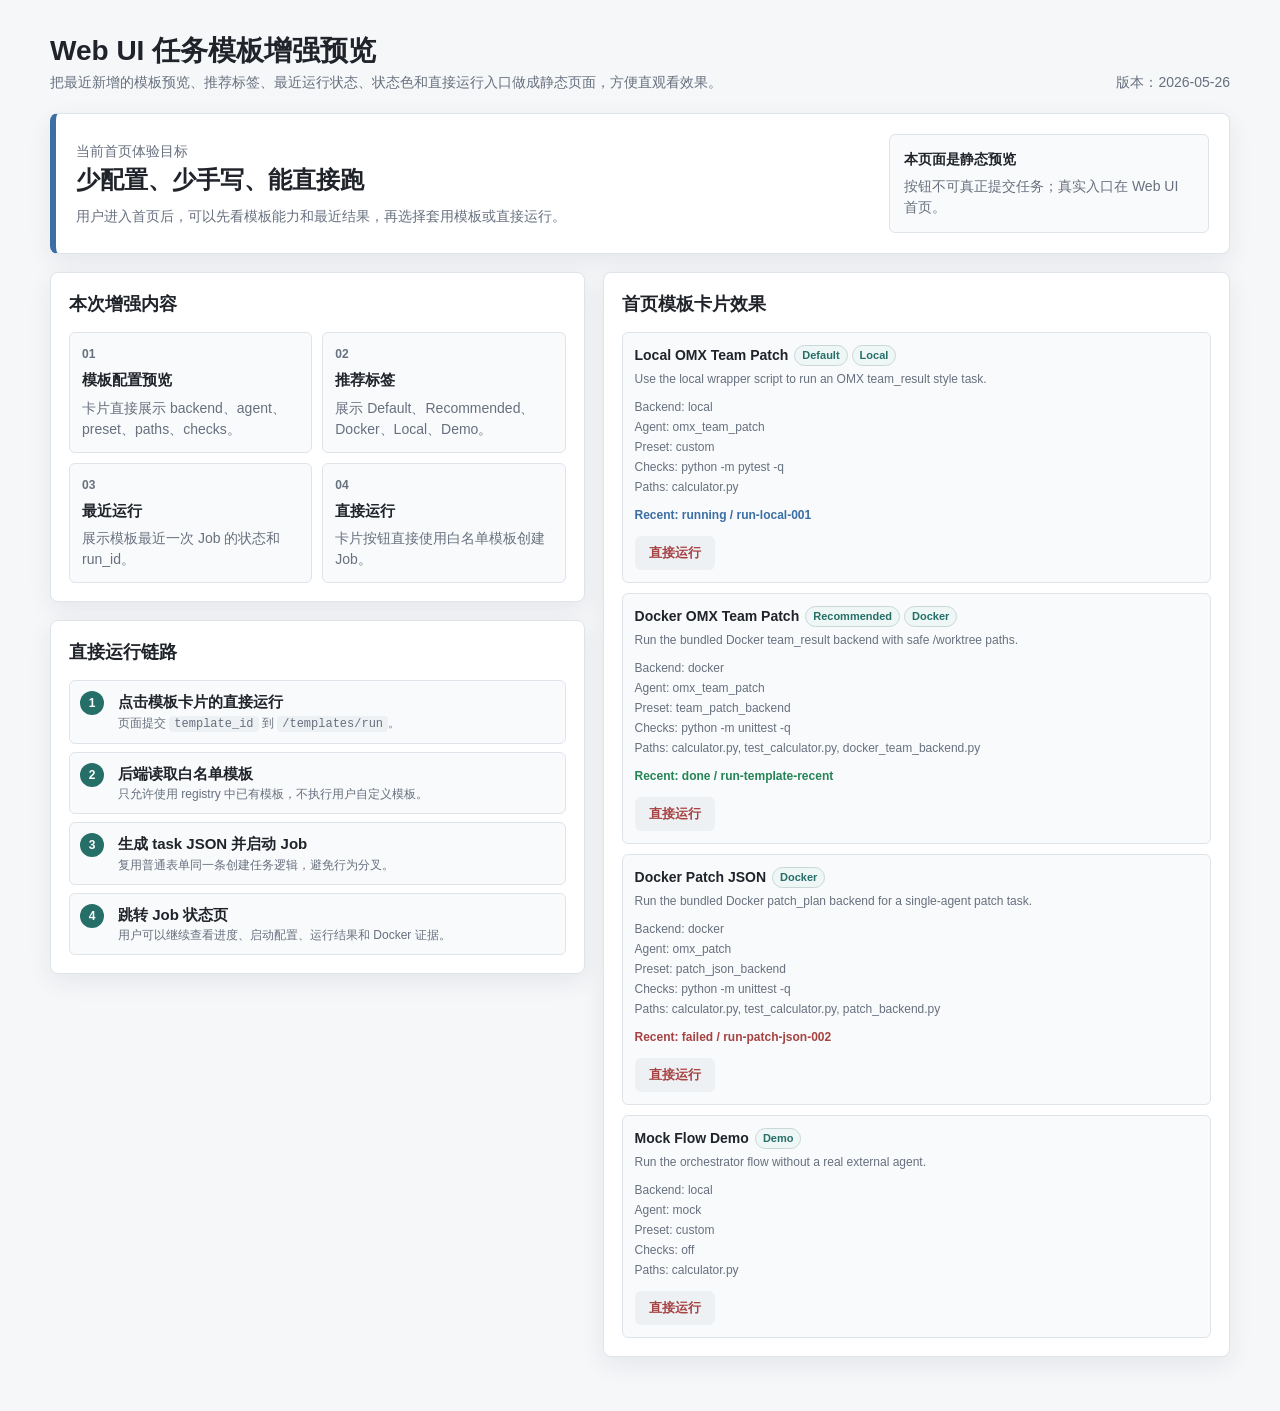
<file: 项目工程文档/WebUI任务模板增强预览.html>
<!doctype html>
<html lang="zh-CN">
<head>
  <meta charset="utf-8">
  <meta name="viewport" content="width=device-width, initial-scale=1">
  <title>Web UI 任务模板增强预览</title>
  <style>
    :root {
      color-scheme: light;
      --bg: #f6f7f9;
      --panel: #ffffff;
      --text: #20242a;
      --muted: #67707f;
      --line: #dfe4ea;
      --accent: #256f68;
      --accent-dark: #1d5a54;
      --danger: #a64242;
      --success: #238456;
      --info: #3a6ea5;
      --shadow: 0 8px 24px rgba(28, 38, 50, 0.08);
    }

    * {
      box-sizing: border-box;
    }

    body {
      margin: 0;
      background: var(--bg);
      color: var(--text);
      font-family: "Segoe UI", "Microsoft YaHei", Arial, sans-serif;
      font-size: 14px;
      line-height: 1.5;
    }

    .shell {
      width: min(1180px, calc(100vw - 40px));
      margin: 0 auto;
      padding: 30px 0 54px;
    }

    .topbar {
      display: flex;
      justify-content: space-between;
      gap: 18px;
      align-items: end;
      margin-bottom: 20px;
    }

    h1,
    h2,
    h3,
    p {
      margin: 0;
    }

    h1 {
      font-size: 28px;
    }

    h2 {
      margin-bottom: 14px;
      font-size: 18px;
    }

    h3 {
      font-size: 15px;
    }

    .muted,
    .topbar p {
      color: var(--muted);
    }

    .hero {
      display: grid;
      grid-template-columns: minmax(0, 1fr) 320px;
      gap: 18px;
      align-items: center;
      margin-bottom: 18px;
      border: 1px solid var(--line);
      border-left: 6px solid var(--info);
      border-radius: 8px;
      background: #fff;
      box-shadow: var(--shadow);
      padding: 20px;
    }

    .hero h2 {
      margin-bottom: 8px;
      font-size: 24px;
    }

    .note {
      display: grid;
      gap: 6px;
      border: 1px solid var(--line);
      border-radius: 6px;
      background: #f9fafb;
      padding: 14px;
    }

    .grid {
      display: grid;
      grid-template-columns: minmax(0, 0.92fr) minmax(420px, 1.08fr);
      gap: 18px;
      align-items: start;
    }

    .panel {
      border: 1px solid var(--line);
      border-radius: 8px;
      background: var(--panel);
      box-shadow: var(--shadow);
      padding: 18px;
    }

    .stack {
      display: grid;
      gap: 18px;
    }

    .summary-grid {
      display: grid;
      grid-template-columns: repeat(2, minmax(0, 1fr));
      gap: 10px;
    }

    .metric {
      display: grid;
      gap: 6px;
      border: 1px solid var(--line);
      border-radius: 6px;
      background: #f9fafb;
      padding: 12px;
    }

    .metric span {
      color: var(--muted);
      font-size: 12px;
      font-weight: 700;
    }

    .metric strong {
      font-size: 15px;
    }

    .preset-list {
      display: grid;
      gap: 10px;
    }

    .preset-item {
      display: grid;
      gap: 4px;
      border: 1px solid var(--line);
      border-radius: 6px;
      background: #f9fafb;
      padding: 12px;
    }

    .preset-item > span,
    .template-meta span {
      color: var(--muted);
      font-size: 12px;
    }

    .template-title {
      display: flex;
      flex-wrap: wrap;
      gap: 6px;
      align-items: center;
    }

    .badge-row {
      display: inline-flex;
      flex-wrap: wrap;
      gap: 4px;
    }

    .badge {
      border: 1px solid #c9d8d6;
      border-radius: 999px;
      padding: 1px 7px;
      background: #eef7f5;
      color: var(--accent);
      font-size: 11px;
      font-weight: 700;
    }

    .template-meta {
      display: grid;
      gap: 2px;
      margin-top: 6px;
    }

    .template-recent {
      width: fit-content;
      margin-top: 6px;
      font-size: 12px;
      font-weight: 700;
      text-decoration: none;
    }

    .template-recent.done {
      color: var(--success);
    }

    .template-recent.failed {
      color: var(--danger);
    }

    .template-recent.running {
      color: var(--info);
    }

    .template-run-form {
      margin-top: 8px;
    }

    button {
      min-height: 34px;
      border: 0;
      border-radius: 6px;
      padding: 0 14px;
      background: var(--accent);
      color: #fff;
      font-weight: 700;
      cursor: default;
    }

    button.secondary {
      background: #eef1f4;
      color: var(--danger);
    }

    .flow {
      display: grid;
      gap: 8px;
    }

    .step {
      display: grid;
      grid-template-columns: 28px minmax(0, 1fr);
      gap: 10px;
      align-items: start;
      border: 1px solid var(--line);
      border-radius: 6px;
      background: #f9fafb;
      padding: 10px;
    }

    .step b {
      display: grid;
      place-items: center;
      width: 24px;
      height: 24px;
      border-radius: 50%;
      background: var(--accent);
      color: #fff;
      font-size: 12px;
    }

    .step p {
      color: var(--muted);
      font-size: 12px;
    }

    code {
      border-radius: 4px;
      background: #eef1f4;
      padding: 1px 5px;
      font-family: Consolas, "SFMono-Regular", monospace;
      font-size: 12px;
    }

    @media (max-width: 900px) {
      .shell {
        width: min(100vw - 24px, 720px);
        padding-top: 18px;
      }

      .hero,
      .grid,
      .summary-grid {
        grid-template-columns: 1fr;
      }
    }
  </style>
</head>
<body>
  <main class="shell">
    <header class="topbar">
      <div>
        <h1>Web UI 任务模板增强预览</h1>
        <p>把最近新增的模板预览、推荐标签、最近运行状态、状态色和直接运行入口做成静态页面，方便直观看效果。</p>
      </div>
      <p>版本：2026-05-26</p>
    </header>

    <section class="hero">
      <div>
        <p class="muted">当前首页体验目标</p>
        <h2>少配置、少手写、能直接跑</h2>
        <p class="muted">用户进入首页后，可以先看模板能力和最近结果，再选择套用模板或直接运行。</p>
      </div>
      <div class="note">
        <strong>本页面是静态预览</strong>
        <span class="muted">按钮不可真正提交任务；真实入口在 Web UI 首页。</span>
      </div>
    </section>

    <section class="grid">
      <aside class="stack">
        <section class="panel">
          <h2>本次增强内容</h2>
          <div class="summary-grid">
            <div class="metric">
              <span>01</span>
              <strong>模板配置预览</strong>
              <p class="muted">卡片直接展示 backend、agent、preset、paths、checks。</p>
            </div>
            <div class="metric">
              <span>02</span>
              <strong>推荐标签</strong>
              <p class="muted">展示 Default、Recommended、Docker、Local、Demo。</p>
            </div>
            <div class="metric">
              <span>03</span>
              <strong>最近运行</strong>
              <p class="muted">展示模板最近一次 Job 的状态和 run_id。</p>
            </div>
            <div class="metric">
              <span>04</span>
              <strong>直接运行</strong>
              <p class="muted">卡片按钮直接使用白名单模板创建 Job。</p>
            </div>
          </div>
        </section>

        <section class="panel">
          <h2>直接运行链路</h2>
          <div class="flow">
            <div class="step">
              <b>1</b>
              <div>
                <h3>点击模板卡片的直接运行</h3>
                <p>页面提交 <code>template_id</code> 到 <code>/templates/run</code>。</p>
              </div>
            </div>
            <div class="step">
              <b>2</b>
              <div>
                <h3>后端读取白名单模板</h3>
                <p>只允许使用 registry 中已有模板，不执行用户自定义模板。</p>
              </div>
            </div>
            <div class="step">
              <b>3</b>
              <div>
                <h3>生成 task JSON 并启动 Job</h3>
                <p>复用普通表单同一条创建任务逻辑，避免行为分叉。</p>
              </div>
            </div>
            <div class="step">
              <b>4</b>
              <div>
                <h3>跳转 Job 状态页</h3>
                <p>用户可以继续查看进度、启动配置、运行结果和 Docker 证据。</p>
              </div>
            </div>
          </div>
        </section>
      </aside>

      <section class="panel">
        <h2>首页模板卡片效果</h2>
        <div class="preset-list">
          <div class="preset-item">
            <div class="template-title">
              <strong>Local OMX Team Patch</strong>
              <span class="badge-row">
                <span class="badge">Default</span>
                <span class="badge">Local</span>
              </span>
            </div>
            <span>Use the local wrapper script to run an OMX team_result style task.</span>
            <div class="template-meta">
              <span>Backend: local</span>
              <span>Agent: omx_team_patch</span>
              <span>Preset: custom</span>
              <span>Checks: python -m pytest -q</span>
              <span>Paths: calculator.py</span>
            </div>
            <a class="template-recent running" href="#">Recent: running / run-local-001</a>
            <form class="template-run-form">
              <button type="button" class="secondary">直接运行</button>
            </form>
          </div>

          <div class="preset-item">
            <div class="template-title">
              <strong>Docker OMX Team Patch</strong>
              <span class="badge-row">
                <span class="badge">Recommended</span>
                <span class="badge">Docker</span>
              </span>
            </div>
            <span>Run the bundled Docker team_result backend with safe /worktree paths.</span>
            <div class="template-meta">
              <span>Backend: docker</span>
              <span>Agent: omx_team_patch</span>
              <span>Preset: team_patch_backend</span>
              <span>Checks: python -m unittest -q</span>
              <span>Paths: calculator.py, test_calculator.py, docker_team_backend.py</span>
            </div>
            <a class="template-recent done" href="#">Recent: done / run-template-recent</a>
            <form class="template-run-form">
              <button type="button" class="secondary">直接运行</button>
            </form>
          </div>

          <div class="preset-item">
            <div class="template-title">
              <strong>Docker Patch JSON</strong>
              <span class="badge-row">
                <span class="badge">Docker</span>
              </span>
            </div>
            <span>Run the bundled Docker patch_plan backend for a single-agent patch task.</span>
            <div class="template-meta">
              <span>Backend: docker</span>
              <span>Agent: omx_patch</span>
              <span>Preset: patch_json_backend</span>
              <span>Checks: python -m unittest -q</span>
              <span>Paths: calculator.py, test_calculator.py, patch_backend.py</span>
            </div>
            <a class="template-recent failed" href="#">Recent: failed / run-patch-json-002</a>
            <form class="template-run-form">
              <button type="button" class="secondary">直接运行</button>
            </form>
          </div>

          <div class="preset-item">
            <div class="template-title">
              <strong>Mock Flow Demo</strong>
              <span class="badge-row">
                <span class="badge">Demo</span>
              </span>
            </div>
            <span>Run the orchestrator flow without a real external agent.</span>
            <div class="template-meta">
              <span>Backend: local</span>
              <span>Agent: mock</span>
              <span>Preset: custom</span>
              <span>Checks: off</span>
              <span>Paths: calculator.py</span>
            </div>
            <form class="template-run-form">
              <button type="button" class="secondary">直接运行</button>
            </form>
          </div>
        </div>
      </section>
    </section>
  </main>
</body>
</html>
</file>
